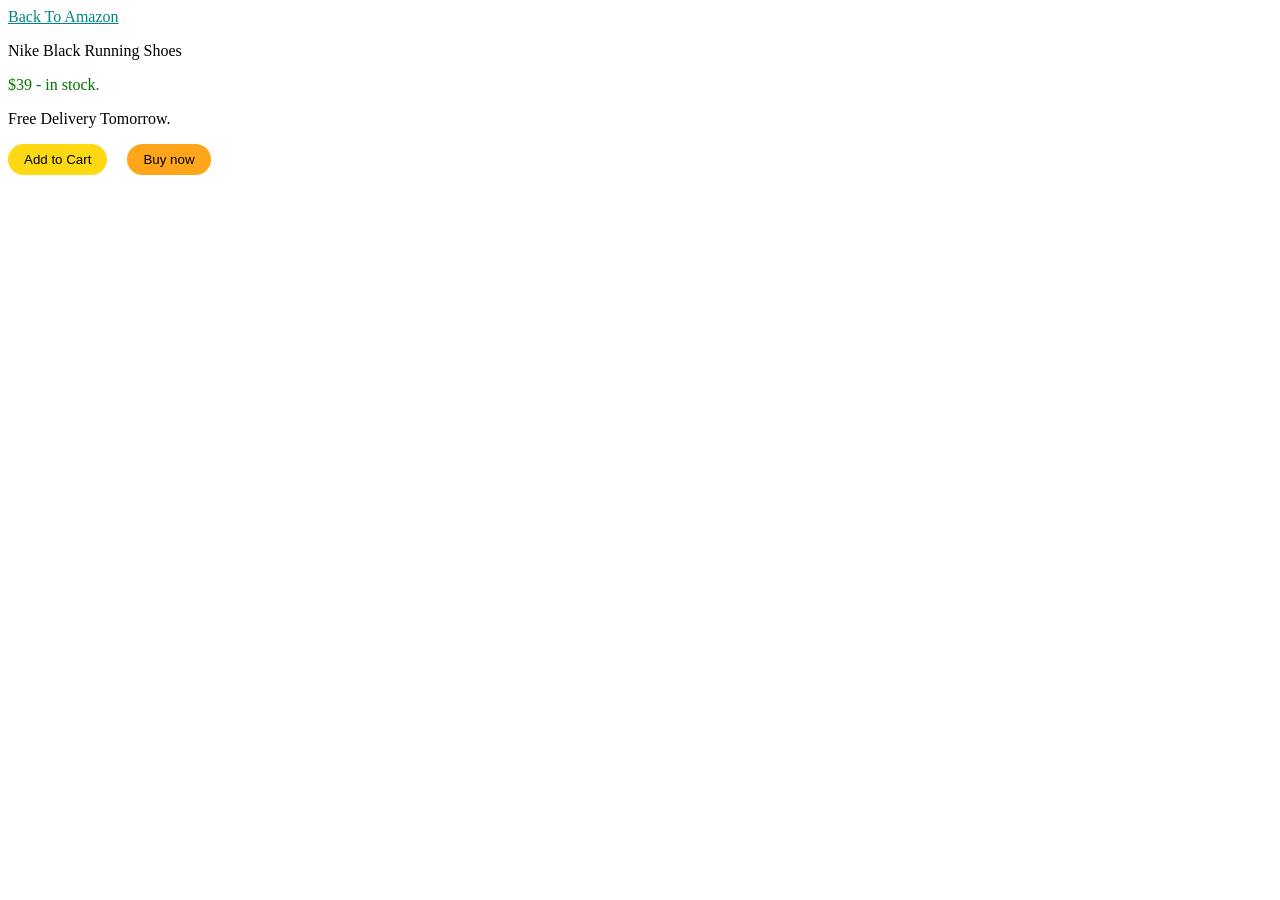
<file: index.html>
<!doctype html>
<html lang="en">
  <head>
    <meta charset="UTF-8" />
    <meta name="viewport" content="width=device-width, initial-scale=1.0" />
    <link rel="stylesheet" href="index.css" />
    <title>Document</title>
  </head>
  <body>
    <a href="amazon.in">Back To Amazon</a>
    <p id="nike">Nike Black Running Shoes</p>
    <p id="price">$39 - in stock.</p>
    <p>Free Delivery Tomorrow.</p>
    <button id="btn">Add to Cart</button><button id="btn-1">Buy now</button>
  </body>
</html>
</file>
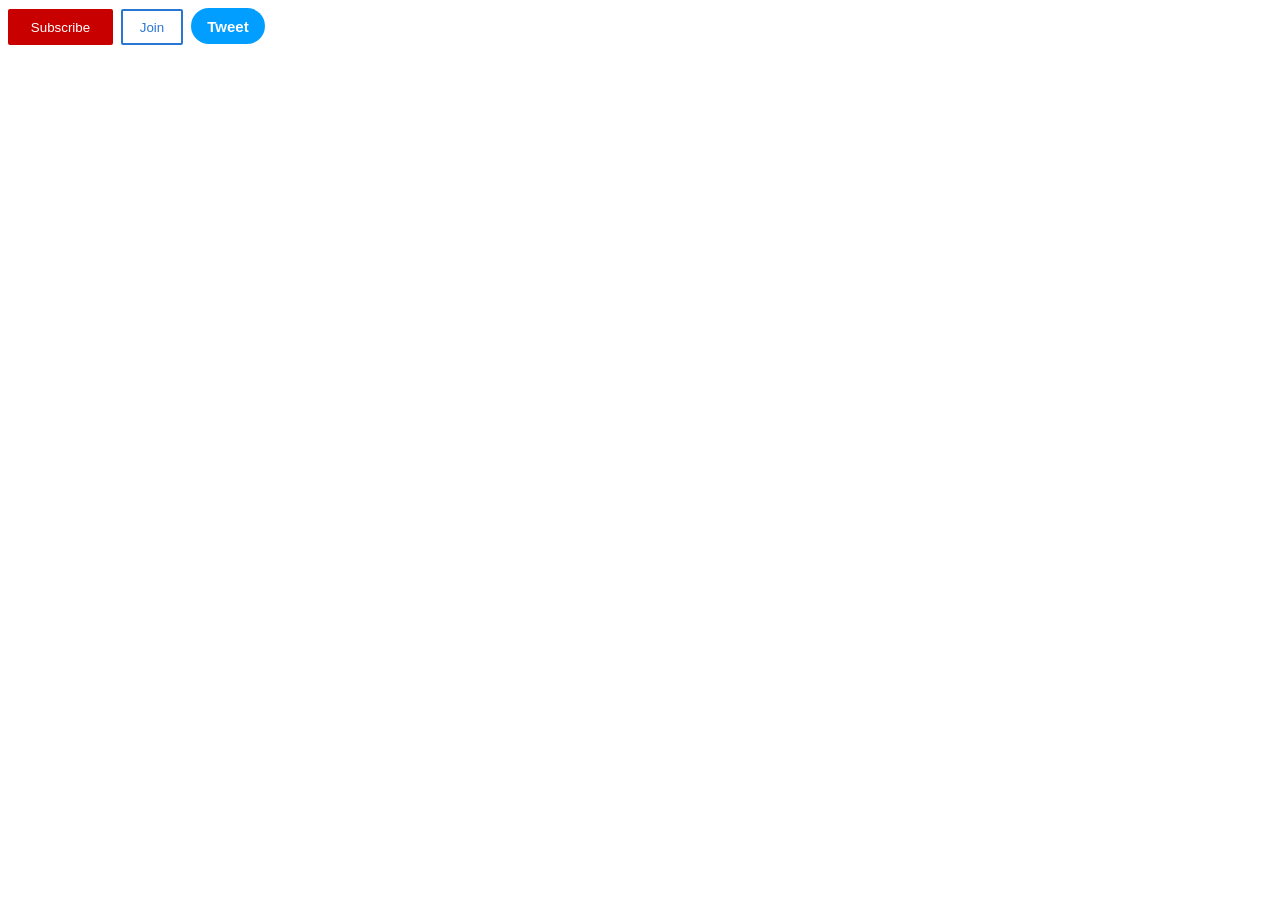
<file: buttons.html>
<!doctype html>
<html lang="en">
  <head>
    <meta charset="UTF-8" />
    <meta name="viewport" content="width=device-width, initial-scale=1.0" />
    <title>Document</title>
    <style>
      .subscribe-button {
        background-color: rgb(200, 0, 0);
        color: white;
        border: none;
        height: 36px;
        width: 105px;
        border-radius: 2px;
        cursor: pointer;
        margin-right: 8px;
        transition: opacity 0.15s;
      }
      .subscribe-button:hover {
        opacity: 0.8;
      }
      .subscribe-button:active {
        opacity: 0.5;
      }
      .join-button {
        background-color: white;
        border-color: rgb(41, 118, 211);
        border-style: solid;
        color: rgb(41, 118, 211);
        border-width: 1;
        height: 36px;
        width: 62px;
        border-radius: 2px;
        cursor: pointer;
        transition:
          background-color 0.15s,
          color 0.15s;
      }
      .join-button:hover {
        background-color: rgb(41, 118, 211);
        color: white;
      }
      .join-button:active {
        opacity: 0.7;
      }
      .tweet-button {
        background-color: rgb(2, 158, 255);
        color: white;
        border: none;
        height: 36px;
        width: 74px;
        border-radius: 18px;
        font-weight: bold;
        font-size: 15px;
        cursor: pointer;
        margin-left: 8px;
        transition: box-shadow 0.15s;
      }
      .tweet-button:hover {
        box-shadow: 5px 5px 10px rgba(0, 0, 0, 0.15);
      }
    </style>
  </head>
  <body>
    <button class="subscribe-button">Subscribe</button
    ><button class="join-button">Join</button
    ><button class="tweet-button">Tweet</button>
  </body>
</html>
</file>
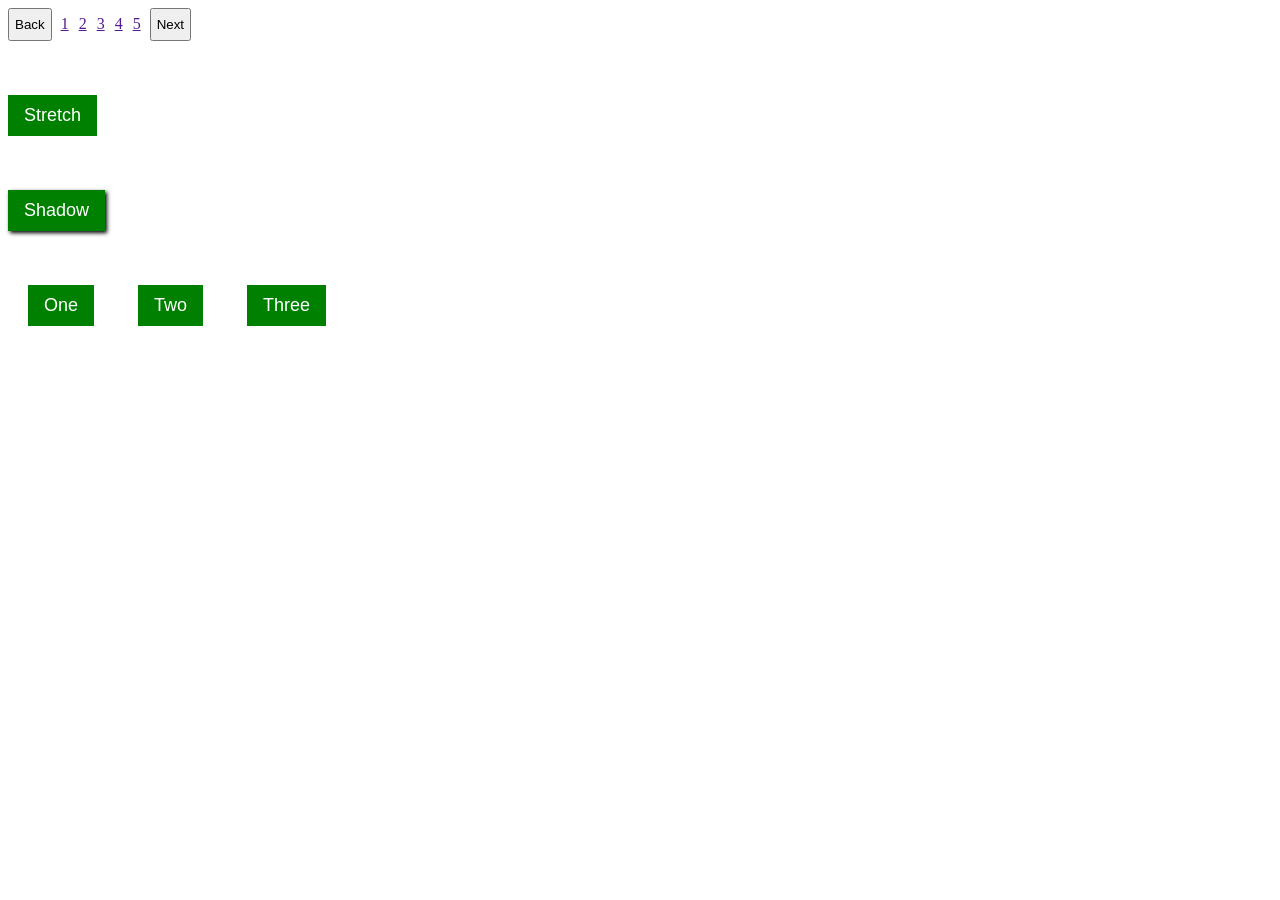
<file: C4.html>
<!doctype html>
<html lang="en">
  <head>
    <meta charset="UTF-8" />
    <meta name="viewport" content="width=device-width, initial-scale=1.0" />
    <title>Document</title>
    <style>
      a {
        padding: 5px;
      }
      #h4 {
        padding: 7px 5px;
      }
      #i4 {
        background-color: green;
        color: white;
        border: none;
        font-size: 18px;
        padding: 10px 16px;
        cursor: pointer;
        transition: padding 0.5s;
      }
      #i4:hover {
        padding: 20px 32px;
      }
      #j4 {
        background-color: green;
        color: white;
        border: none;
        font-size: 18px;
        padding: 10px 16px;
        cursor: pointer;
        box-shadow: 2px 2px 4px black;
      }
      #j4:active {
        box-shadow: 0 0 0 white;
        transform: translate(4px, 4px);
      }
      #k4 {
        background-color: green;
        color: white;
        border: none;
        font-size: 18px;
        padding: 10px 16px;
        cursor: pointer;
        margin: 0px 20px;
      }
      #k4:hover {
        padding: 10px 36px;
        margin: 0;
      }
    </style>
  </head>
  <body>
    <button id="h4">Back</button>
    <a href="">1</a><a href="">2</a><a href="">3</a><a href="">4</a
    ><a href="">5</a>
    <button id="h4">Next</button>
    <br /><br /><br /><br />
    <button id="i4">Stretch</button>
    <br /><br /><br /><br />
    <button id="j4">Shadow</button>
    <br /><br /><br /><br />
    <button id="k4">One</button>
    <button id="k4">Two</button>
    <button id="k4">Three</button>
  </body>
</html>
</file>
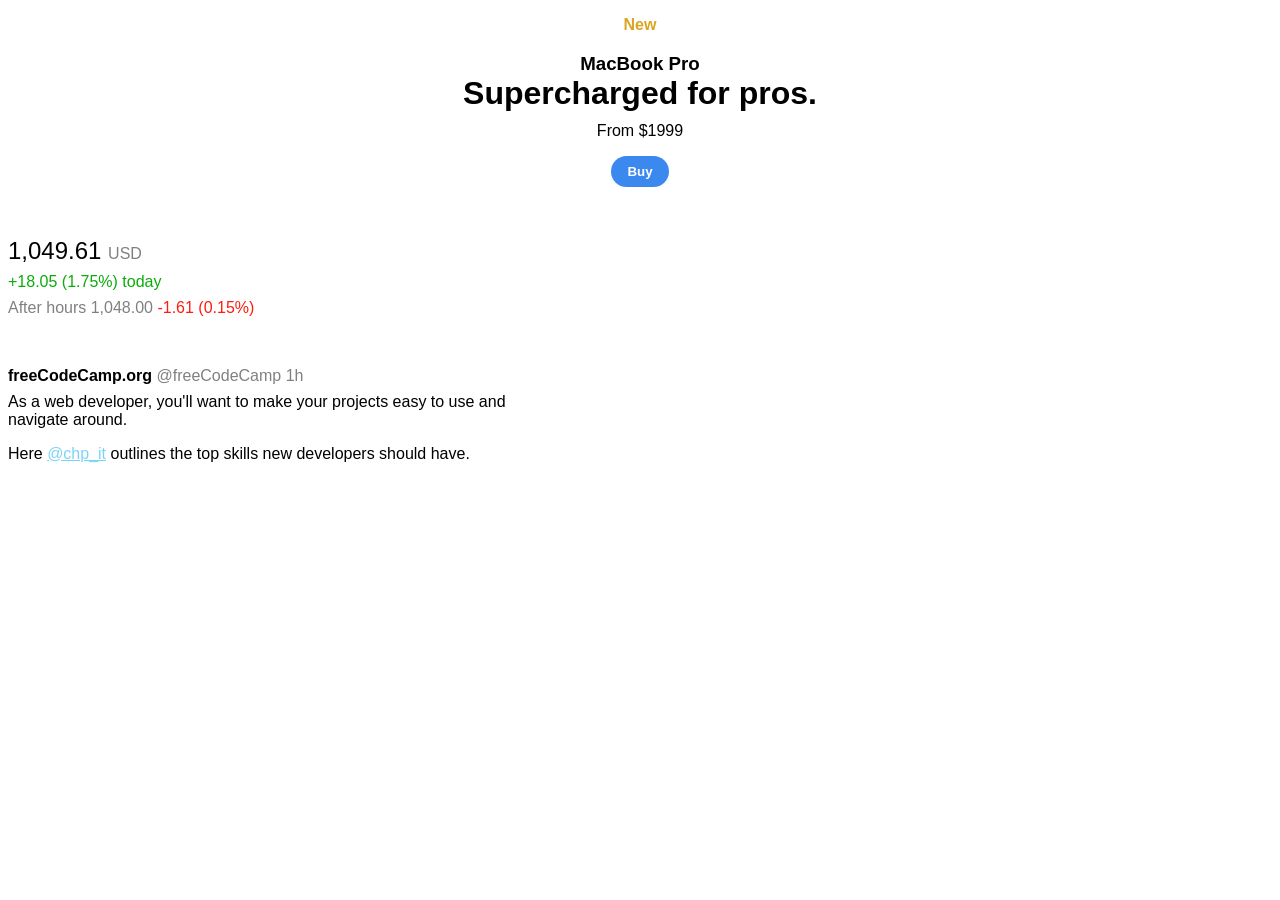
<file: c5.html>
<!doctype html>
<html lang="en">
  <head>
    <meta charset="UTF-8" />
    <meta name="viewport" content="width=device-width, initial-scale=1.0" />
    <title>Document</title>
    <style>
      * {
        font-family: Arial;
      }
      div {
        margin-bottom: 50px;
        text-align: left;
      }
      .e {
        text-align: center;
      }
      #new {
        color: goldenrod;
        font-weight: bold;
      }
      #buy {
        font-weight: bold;
        color: white;
        background-color: rgb(59, 137, 238);
        border: none;
        padding: 8px 16px;
        border-radius: 20px;
      }
      h1 {
        margin: 0px;
      }
      h3 {
        margin-bottom: 0px;
      }
      #price {
        margin-top: 10px;
      }
      .f p {
        margin: 8px 0px;
      }
      #usdp {
        font-size: x-large;
      }
      #usds,
      #hrsp,
      #fcch {
        font-size: 16px;
        font-weight: 100;
        color: gray;
      }
      #plusp {
        color: rgb(11, 172, 11);
      }
      #minuss {
        color: rgb(252, 30, 14);
      }
      #fcc {
        margin-bottom: 0;
        font-weight: bold;
      }

      #dev {
        margin-top: 8px;
        width: 500px;
      }
      a {
        color: rgb(123, 212, 247);
      }
    </style>
  </head>
  <body>
    <div class="e">
      <p id="new">New</p>
      <h3>MacBook Pro</h3>
      <h1>Supercharged for pros.</h1>
      <p id="price">From $1999</p>
      <button id="buy">Buy</button>
    </div>
    <div class="f">
      <p id="usdp">1,049.61 <span id="usds">USD</span></p>
      <p id="plusp">+18.05 (1.75%) today</p>
      <p id="hrsp">
        After hours 1,048.00 <span id="minuss">-1.61 (0.15%)</span>
      </p>
    </div>
    <div class="g">
      <p id="fcc">freeCodeCamp.org <span id="fcch">@freeCodeCamp 1h</span></p>
      <p id="dev">
        As a web developer, you'll want to make your projects easy to use and
        navigate around.
      </p>
      <p>
        Here <a href="">@chp_it</a> outlines the top skills new developers
        should have.
      </p>
    </div>
  </body>
</html>
</file>
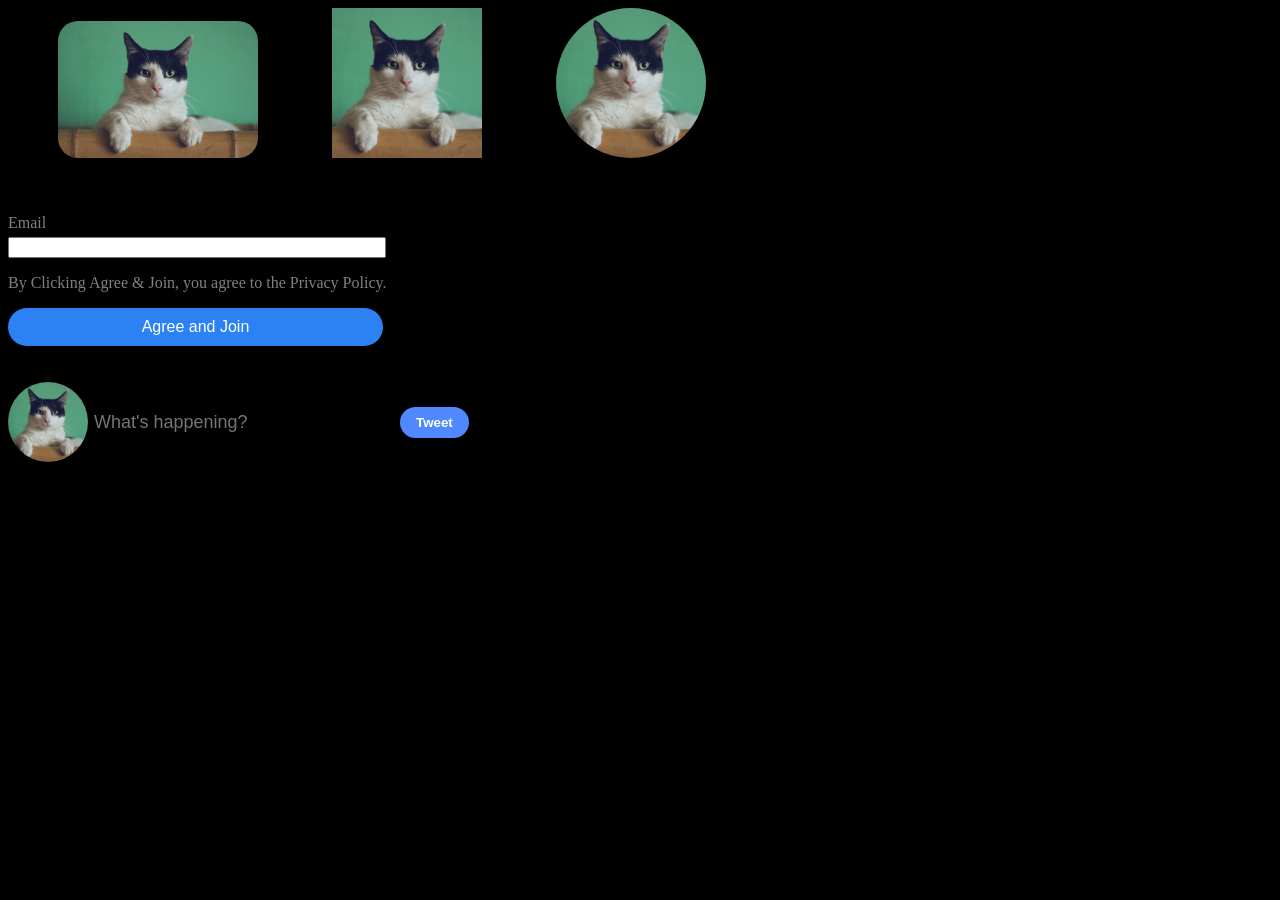
<file: c7.html>
<!doctype html>
<html lang="en">
  <head>
    <meta charset="UTF-8" />
    <meta name="viewport" content="width=device-width, initial-scale=1.0" />
    <title>Document</title>
    <style>
      body {
        background-color: black;
      }
      #one,
      #two,
      #three {
        margin: 0 20px 0 50px;
      }
      #one {
        width: 200px;
        border-radius: 20px;
      }
      #two {
        height: 150px;
        width: 150px;
        object-fit: cover;
      }
      #three {
        height: 150px;
        width: 150px;
        border-radius: 50%;
        object-fit: cover;
      }
      p {
        color: gray;
      }
      #mail {
        margin-bottom: 5px;
      }
      input {
        width: 370px;
      }
      #agree {
        width: 375px;
        padding: 10px 18px;
        color: white;
        background-color: rgb(44, 130, 243);
        border: none;
        border-radius: 20px;
        font-size: medium;
      }
      #four {
        height: 80px;
        width: 80px;
        border-radius: 50%;
        object-fit: cover;
      }

      #wp {
        width: 300px;
        border: none;
        font-size: large;
        background-color: black;
      }
      .btn {
        padding: 8px 16px;
        border-radius: 20px;
        border: none;
        background-color: rgb(80, 136, 255);
        font-weight: bold;
        color: white;
      }
      #four,
      #wp,
      .btn {
        vertical-align: middle;
      }
    </style>
  </head>
  <body>
    <img id="one" src="cat.jpg" alt="cat-image" />
    <img id="two" src="cat.jpg" alt="cat-image" />
    <img id="three" src="cat.jpg" alt="cat-image" />
    <br /><br /><br />
    <p id="mail">Email</p>
    <input type="text" />
    <p>By Clicking Agree & Join, you agree to the Privacy Policy.</p>
    <button id="agree">Agree and Join</button>
    <br /><br /><br />
    <div>
      <img id="four" src="cat.jpg" alt="cat-image" />
      <input type="text" placeholder="What's happening?" id="wp" />
      <button class="btn">Tweet</button>
    </div>
  </body>
</html>
</file>
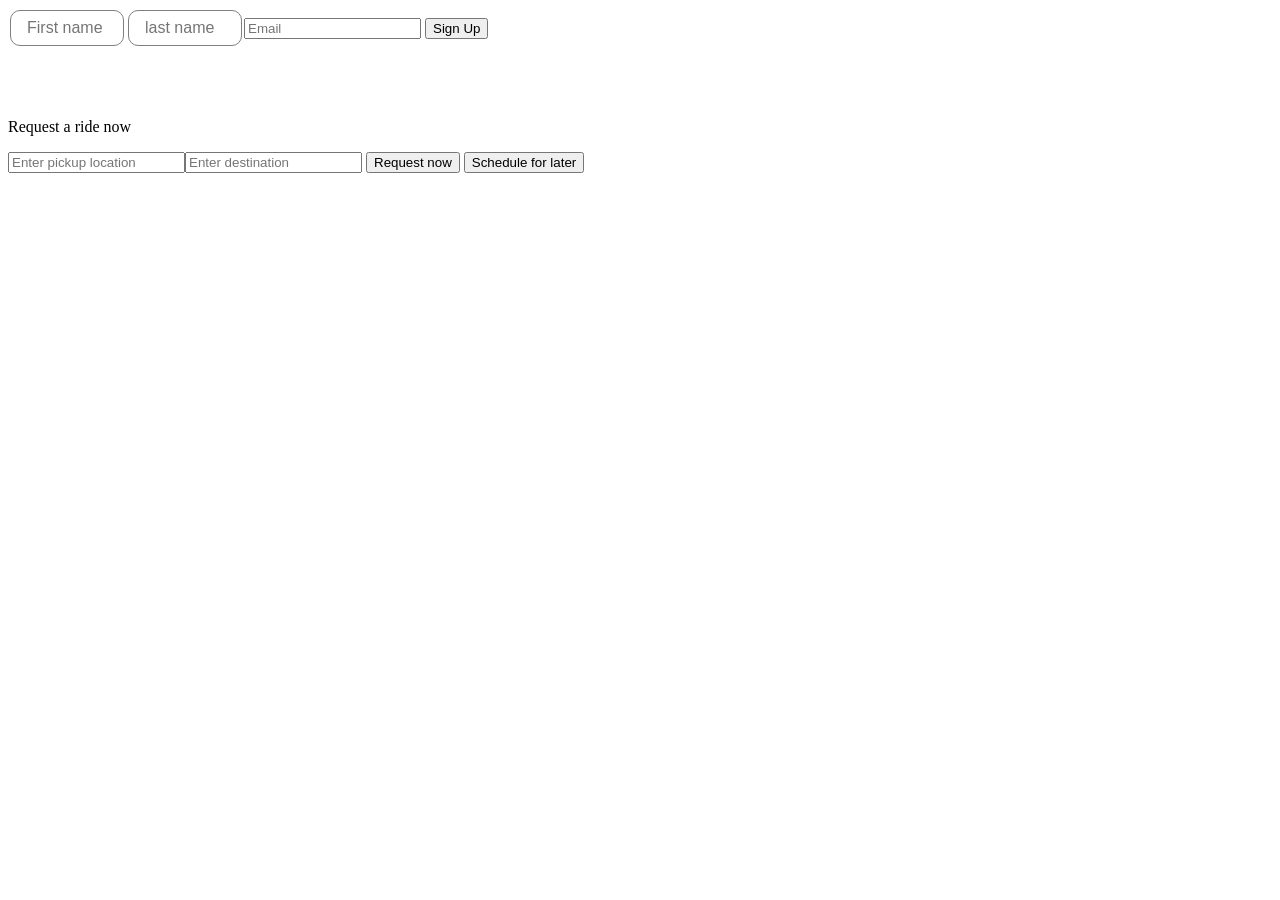
<file: c8.html>
<!doctype html>
<html lang="en">
  <head>
    <meta charset="UTF-8" />
    <meta name="viewport" content="width=device-width, initial-scale=1.0" />
    <title>BLOCK USE GARA</title>
    <style>
      #fname,
      #lname {
        padding: 8px 16px;
        width: 80px;
        border-radius: 10px;
        margin: 2px;
        font-size: medium;
        border: 1px solid gray;
      }
    </style>
  </head>
  <body>
    <input type="text" id="fname" placeholder="First name" /><input
      type="text"
      id="lname"
      placeholder="last name"
    /><input type="text" id="mail" placeholder="Email" />
    <button class="btn">Sign Up</button>
    <br /><br /><br /><br />
    <p>Request a ride now</p>
    <input type="text" id="pickup" placeholder="Enter pickup location" /><input
      type="text"
      id="destination"
      placeholder="Enter destination"
    />
    <button class="now">Request now</button>
    <button class="later">Schedule for later</button>
  </body>
</html>
</file>
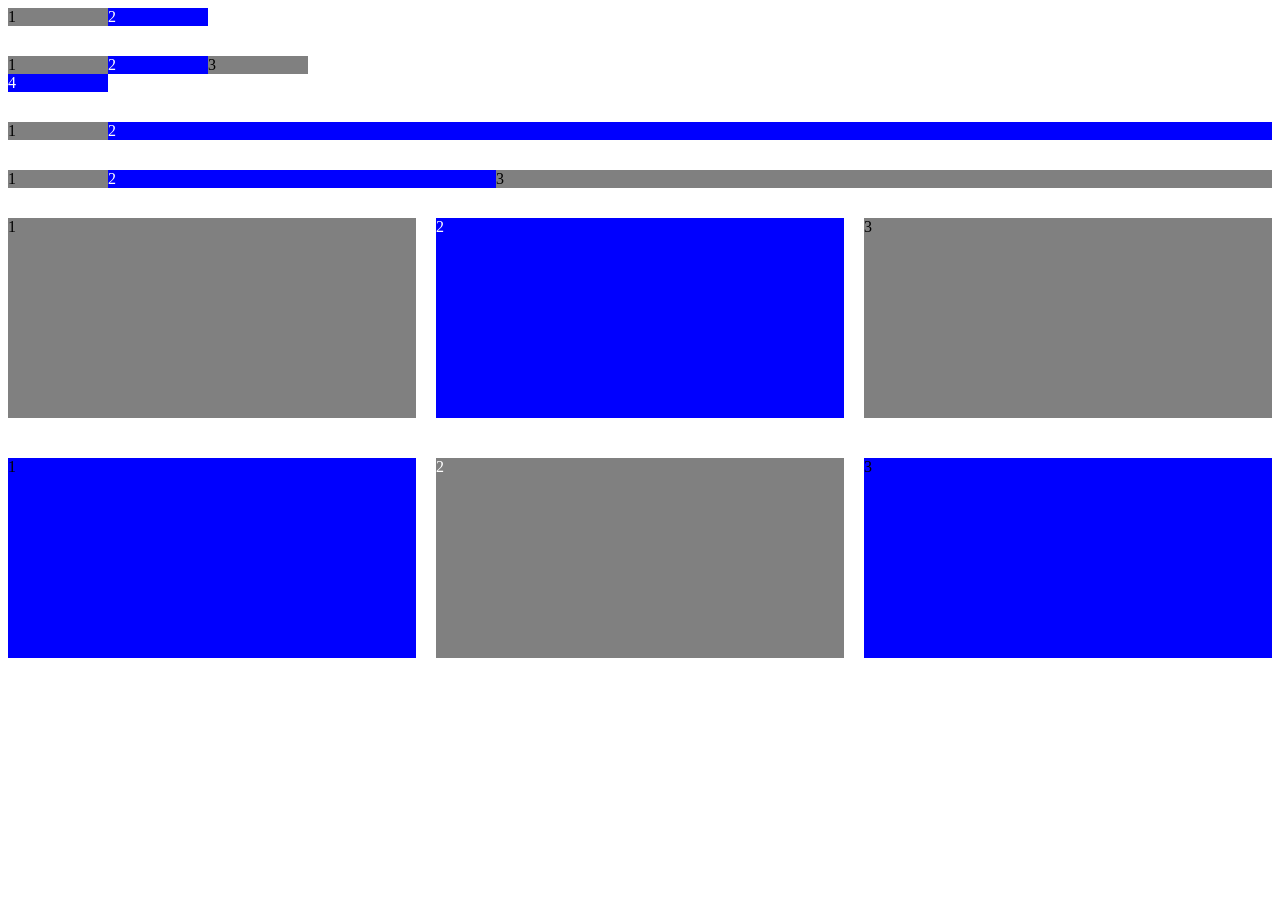
<file: grid.html>
<!doctype html>
<html lang="en">
  <head>
    <meta charset="UTF-8" />
    <meta name="viewport" content="width=device-width, initial-scale=1.0" />
    <title>Document</title>
  </head>
  <body>
    <div style="display: grid; grid-template-columns: 100px 100px">
      <div style="background-color: gray">1</div>
      <div style="background-color: blue; color: white">2</div>
    </div>
    <div
      style="
        display: grid;
        grid-template-columns: 100px 100px 100px;
        margin-top: 30px;
      "
    >
      <div style="background-color: gray">1</div>
      <div style="background-color: blue; color: white">2</div>
      <div style="background-color: gray">3</div>
      <div style="background-color: blue; color: white">4</div>
    </div>

    <div
      style="display: grid; grid-template-columns: 100px 1fr; margin-top: 30px"
    >
      <div style="background-color: gray">1</div>
      <div style="background-color: blue; color: white">2</div>
    </div>
    <div
      style="
        display: grid;
        grid-template-columns: 100px 1fr 2fr;
        margin-top: 30px;
      "
    >
      <div style="background-color: gray">1</div>
      <div style="background-color: blue; color: white">2</div>
      <div style="background-color: gray">3</div>
    </div>
    <div
      style="
        display: grid;
        grid-template-columns: 1fr 1fr 1fr;
        margin-top: 30px;
        gap: 40px 20px;
      "
    >
      <div style="background-color: gray; height: 200px">1</div>
      <div style="background-color: blue; height: 200px; color: white">2</div>
      <div style="background-color: gray; height: 200px">3</div>
      <div style="background-color: blue; height: 200px">1</div>
      <div style="background-color: gray; height: 200px; color: white">2</div>
      <div style="background-color: blue; height: 200px">3</div>
    </div>
  </body>
</html>
</file>
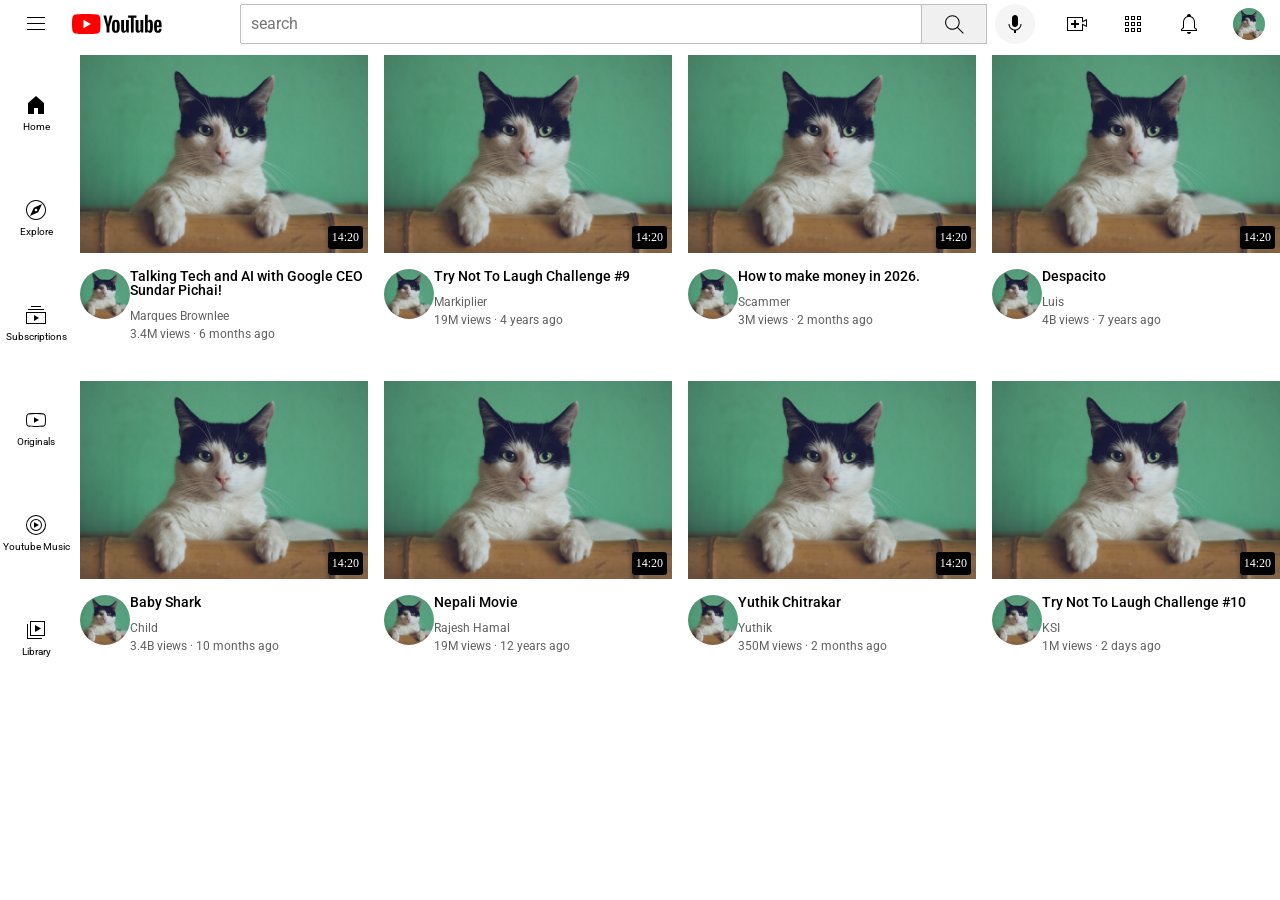
<file: youtube.html>
<!doctype html>
<html lang="en">
  <head>
    <meta charset="UTF-8" />
    <meta name="viewport" content="width=device-width, initial-scale=1.0" />
    <title>Youtube-clone-kinda</title>
    <link rel="stylesheet" href="youtube.css" />
    <link rel="stylesheet" href="header.css" />
    <link rel="stylesheet" href="sidebar.css" />
    <link rel="stylesheet" href="general.css" />
    <link rel="preconnect" href="https://fonts.googleapis.com" />
    <link rel="preconnect" href="https://fonts.gstatic.com" crossorigin />
    <link
      href="https://fonts.googleapis.com/css2?family=Roboto:ital,wght@0,100..900;1,100..900&display=swap"
      rel="stylesheet"
    />
  </head>
  <body>
    <div class="header">
      <div class="left-section">
        <img
          class="hamburger-menu"
          src="icons/hamburger-menu.svg"
          alt="hamburger"
        /><img class="youtube-logo" src="icons/youtube-logo.svg" alt="" />
      </div>
      <div class="middle-section">
        <input class="search-bar" type="text" placeholder="search" />
        <button class="search-button">
          <img class="search-icon" src="icons/search.svg" alt="" />
          <div class="tooltip">Search</div></button
        ><button class="voice-search-button">
          <img
            class="voice-search-icon"
            src="icons/voice-search-icon.svg"
            alt=""
          />
          <div class="tooltip">Search with your voice</div>
        </button>
      </div>
      <div class="right-section">
        <div class="upload-icon-container">
          <img class="upload-icon" src="icons/upload.svg" alt="" />
          <div class="tooltip">Create</div>
        </div>
        <img class="youtube-apps-icon" src="icons/youtube-apps.svg" alt="" />
        <img class="notifications-icon" src="icons/notifications.svg" alt="" />
        <img class="user-profile" src="cat.jpg" alt="" />
      </div>
    </div>

    <div class="sidebar">
      <div class="sidebar-link">
        <img src="icons/home.svg" alt="" />
        <div>Home</div>
      </div>
      <div class="sidebar-link">
        <img src="icons/explore.svg" alt="" />
        <div>Explore</div>
      </div>
      <div class="sidebar-link">
        <img src="icons/subscriptions.svg" alt="" />
        <div>Subscriptions</div>
      </div>
      <div class="sidebar-link">
        <img src="icons/originals.svg" alt="" />
        <div>Originals</div>
      </div>
      <div class="sidebar-link">
        <img src="icons/youtube-music.svg" alt="" />
        <div>Youtube Music</div>
      </div>
      <div class="sidebar-link">
        <img src="icons/library.svg" alt="" />
        <div>Library</div>
      </div>
    </div>
    <div class="video-grid">
      <div class="video-preview">
        <div class="thumbnail-row">
          <img class="thumbnail" src="cat.jpg" alt="cat-photo" />
          <div class="video-time">14:20</div>
        </div>
        <div class="video-info-grid">
          <div class="channel-picture">
            <img src="cat.jpg" alt="neko" id="profile-picture" />
          </div>
          <div class="video-info">
            <p class="video-title">
              Talking Tech and AI with Google CEO Sundar Pichai!
            </p>
            <p class="video-author">Marques Brownlee</p>
            <p class="video-stats">3.4M views &#183; 6 months ago</p>
          </div>
        </div>
      </div>
      <div class="video-preview">
        <div class="thumbnail-row">
          <img class="thumbnail" src="cat.jpg" alt="cat-photo" />
          <div class="video-time">14:20</div>
        </div>
        <div class="video-info-grid">
          <div class="channel-picture">
            <img src="cat.jpg" alt="neko" id="profile-picture" />
          </div>
          <div class="video-info">
            <p class="video-title">Try Not To Laugh Challenge #9</p>
            <p class="video-author">Markiplier</p>
            <p class="video-stats">19M views &#183; 4 years ago</p>
          </div>
        </div>
      </div>
      <div class="video-preview">
        <div class="thumbnail-row">
          <div class="video-time">14:20</div>

          <img class="thumbnail" src="cat.jpg" alt="cat-photo" />
        </div>
        <div class="video-info-grid">
          <div class="channel-picture">
            <img src="cat.jpg" alt="neko" id="profile-picture" />
          </div>
          <div class="video-info">
            <p class="video-title">How to make money in 2026.</p>
            <p class="video-author">Scammer</p>
            <p class="video-stats">3M views &#183; 2 months ago</p>
          </div>
        </div>
      </div>
      <div class="video-preview">
        <div class="thumbnail-row">
          <div class="video-time">14:20</div>

          <img class="thumbnail" src="cat.jpg" alt="cat-photo" />
        </div>
        <div class="video-info-grid">
          <div class="channel-picture">
            <img src="cat.jpg" alt="neko" id="profile-picture" />
          </div>
          <div class="video-info">
            <p class="video-title">Despacito</p>
            <p class="video-author">Luis</p>
            <p class="video-stats">4B views &#183; 7 years ago</p>
          </div>
        </div>
      </div>
      <div class="video-preview">
        <div class="thumbnail-row">
          <div class="video-time">14:20</div>

          <img class="thumbnail" src="cat.jpg" alt="cat-photo" />
        </div>
        <div class="video-info-grid">
          <div class="channel-picture">
            <img src="cat.jpg" alt="neko" id="profile-picture" />
          </div>
          <div class="video-info">
            <p class="video-title">Baby Shark</p>
            <p class="video-author">Child</p>
            <p class="video-stats">3.4B views &#183; 10 months ago</p>
          </div>
        </div>
      </div>
      <div class="video-preview">
        <div class="thumbnail-row">
          <div class="video-time">14:20</div>

          <img class="thumbnail" src="cat.jpg" alt="cat-photo" />
        </div>
        <div class="video-info-grid">
          <div class="channel-picture">
            <img src="cat.jpg" alt="neko" id="profile-picture" />
          </div>
          <div class="video-info">
            <p class="video-title">Nepali Movie</p>
            <p class="video-author">Rajesh Hamal</p>
            <p class="video-stats">19M views &#183; 12 years ago</p>
          </div>
        </div>
      </div>
      <div class="video-preview">
        <div class="thumbnail-row">
          <div class="video-time">14:20</div>

          <img class="thumbnail" src="cat.jpg" alt="cat-photo" />
        </div>
        <div class="video-info-grid">
          <div class="channel-picture">
            <img src="cat.jpg" alt="neko" id="profile-picture" />
          </div>
          <div class="video-info">
            <p class="video-title">Yuthik Chitrakar</p>
            <p class="video-author">Yuthik</p>
            <p class="video-stats">350M views &#183; 2 months ago</p>
          </div>
        </div>
      </div>
      <div class="video-preview">
        <div class="thumbnail-row">
          <div class="video-time">14:20</div>

          <img class="thumbnail" src="cat.jpg" alt="cat-photo" />
        </div>
        <div class="video-info-grid">
          <div class="channel-picture">
            <img src="cat.jpg" alt="neko" id="profile-picture" />
          </div>
          <div class="video-info">
            <p class="video-title">Try Not To Laugh Challenge #10</p>
            <p class="video-author">KSI</p>
            <p class="video-stats">1M views &#183; 2 days ago</p>
          </div>
        </div>
      </div>
    </div>
  </body>
</html>
</file>
<file: index.css>
a {
  color: rgb(0, 133, 133);
  transition: color 0.15s;
}
a:hover {
  color: rgb(255, 165, 28);
}

#id {
  font-size: x-large;
}
#price {
  color: rgb(0, 118, 0);
}
#btn {
  border-radius: 20px;
  background-color: rgb(255, 216, 20);
  padding: 8px 16px;
  border: none;
  cursor: pointer;
  transition:
    background-color 0.15s,
    opacity 0.15s;
}
#btn:hover {
  background-color: rgb(241, 207, 34);
}
#btn:active {
  opacity: 0.5;
}
#btn-1 {
  border-radius: 20px;
  padding: 8px 16px;
  border: none;
  margin-left: 20px;
  background-color: rgb(255, 165, 28);
  cursor: pointer;
  transition:
    background-color 0.15s,
    opacity 0.15s;
}
#btn-1:hover {
  background-color: rgb(248, 157, 19);
}
#btn-1:active {
  opacity: 0.5;
}
</file>
<file: youtube.css>
.thumbnail {
  width: 100%;
}

.video-title {
  margin-top: 0;
  font-size: 14px;
  font-weight: 500;
  line-height: 14px;
  margin-bottom: 12px;
}

.video-info-grid {
  display: grid;
  grid-template-columns: 50px 1fr;
}

#profile-picture {
  height: 50px;
  width: 50px;
  object-fit: cover;
  border-radius: 50%;
}
.thumbnail-row {
  margin-bottom: 12px;
  position: relative;
}
.video-author,
.video-stats {
  font-size: 12px;
  color: rgb(96, 96, 96);
}
.video-author {
  margin-bottom: 4px;
}
.video-grid {
  display: grid;
  grid-template-columns: 1fr 1fr 1fr 1fr;
  gap: 40px 16px;
}
@media (max-width: 750px) {
  .video-grid {
    grid-template-columns: 1fr 1fr;
  }
}
@media (min-width: 750px) and (max-width: 999px) {
  .video-grid {
    grid-template-columns: 1fr 1fr 1fr;
  }
}
@media (max-width: 1000px) {
  .video-grid {
    grid-template-columns: 1fr 1fr 1fr 1fr;
  }
}
.video-time {
  background-color: black;
  color: white;
  position: absolute;
  bottom: 8px;
  right: 5px;
  font-size: 12px;
  font-weight: 500;
  padding: 4px;
  border-radius: 3px;
}
</file>
<file: header.css>
.header {
  height: 40px;
  display: flex;
  flex-direction: row;
  justify-content: space-between;
  position: fixed;
  top: 0;
  left: 0;
  right: 0;
  z-index: 999;
  background-color: white;
  padding-top: 4px;
}

.left-section {
  width: 150px;
  display: flex;
  align-items: center;
}
.middle-section {
  flex: 1;
  margin-left: 90px;
  margin-right: 30px;
  max-width: 800px;
  display: flex;
  align-items: center;
}

.hamburger-menu {
  height: 24px;
  margin: 0px 24px;
}
.youtube-logo {
  height: 20px;
}
.search-button {
  height: 40px;
  width: 66px;
  background-color: rgb(240, 240, 240);
  border: 1px solid rgb(192, 192, 192);
  margin-left: -1px;
  margin-right: 8px;
}

.search-button,
.voice-search-button,
.upload-icon-container {
  display: flex;
  justify-content: center;
  align-items: center;
  position: relative;
}
.search-button .tooltip,
.voice-search-button .tooltip,
.upload-icon-container .tooltip {
  font-family: Roboto, Arial;
  position: absolute;
  background-color: gray;
  color: white;
  padding: 4px 8px;
  border-radius: 2px;
  font-size: 12px;
  bottom: -30px;
  opacity: 0;
  transition: opacity 0.15s;
  pointer-events: none;
  white-space: nowrap;
}
.search-button:hover .tooltip,
.voice-search-button:hover .tooltip,
.upload-icon-container:hover .tooltip {
  opacity: 1;
}

.voice-search-button {
  height: 40px;
  width: 40px;
  border-radius: 50%;
  background-color: rgb(245, 245, 245);
  border: none;
}
.search-bar {
  flex: 1;
  height: 36px;
  padding-left: 10px;
  font-size: 16px;
  border: 1px solid rgb(192, 192, 192);
  border-radius: 2px;
  box-shadow: inset 1px 2px 5px rgba(0, 0, 0, 0 5);
  width: 0;
}
.search-bar::placeholder {
  font-family: Roboto, Arial;
  font-size: 16px;
}
.search-icon {
  height: 25px;
}
.voice-search-icon {
  height: 24px;
}
.right-section {
  width: 200px;
  display: flex;
  align-items: center;
  justify-content: space-between;
  margin-right: 15px;
  flex-shrink: 0;
}
.upload-icon {
  height: 24px;
}
.youtube-apps-icon {
  height: 24px;
}
.notifications-icon {
  height: 24px;
}
.user-profile {
  height: 32px;
  width: 32px;
  object-fit: cover;
  border-radius: 50%;
}
</file>
<file: sidebar.css>
.sidebar {
  position: fixed;
  left: 0;
  bottom: 0;
  top: 55px;
  background-color: white;
  width: 72px;
  padding-top: 5px;
}
.sidebar-link {
  height: 105px;
  display: flex;
  justify-content: center;
  align-items: center;
  flex-direction: column;
  cursor: pointer;
}
.sidebar-link:hover {
  background-color: rgb(235, 235, 235);
}
.sidebar-link img {
  height: 24px;
  margin-bottom: 4px;
}
.sidebar-link div {
  font-family: Roboto, Arial;
  font-size: 10px;
}
</file>
<file: general.css>
p {
  font-family: Roboto, Arial;
  margin-top: 0;
  margin-bottom: 0;
}
body {
  margin: 0px;
  padding-top: 55px;
  padding-left: 80px;
  padding-bottom: 10px;
}
</file>
